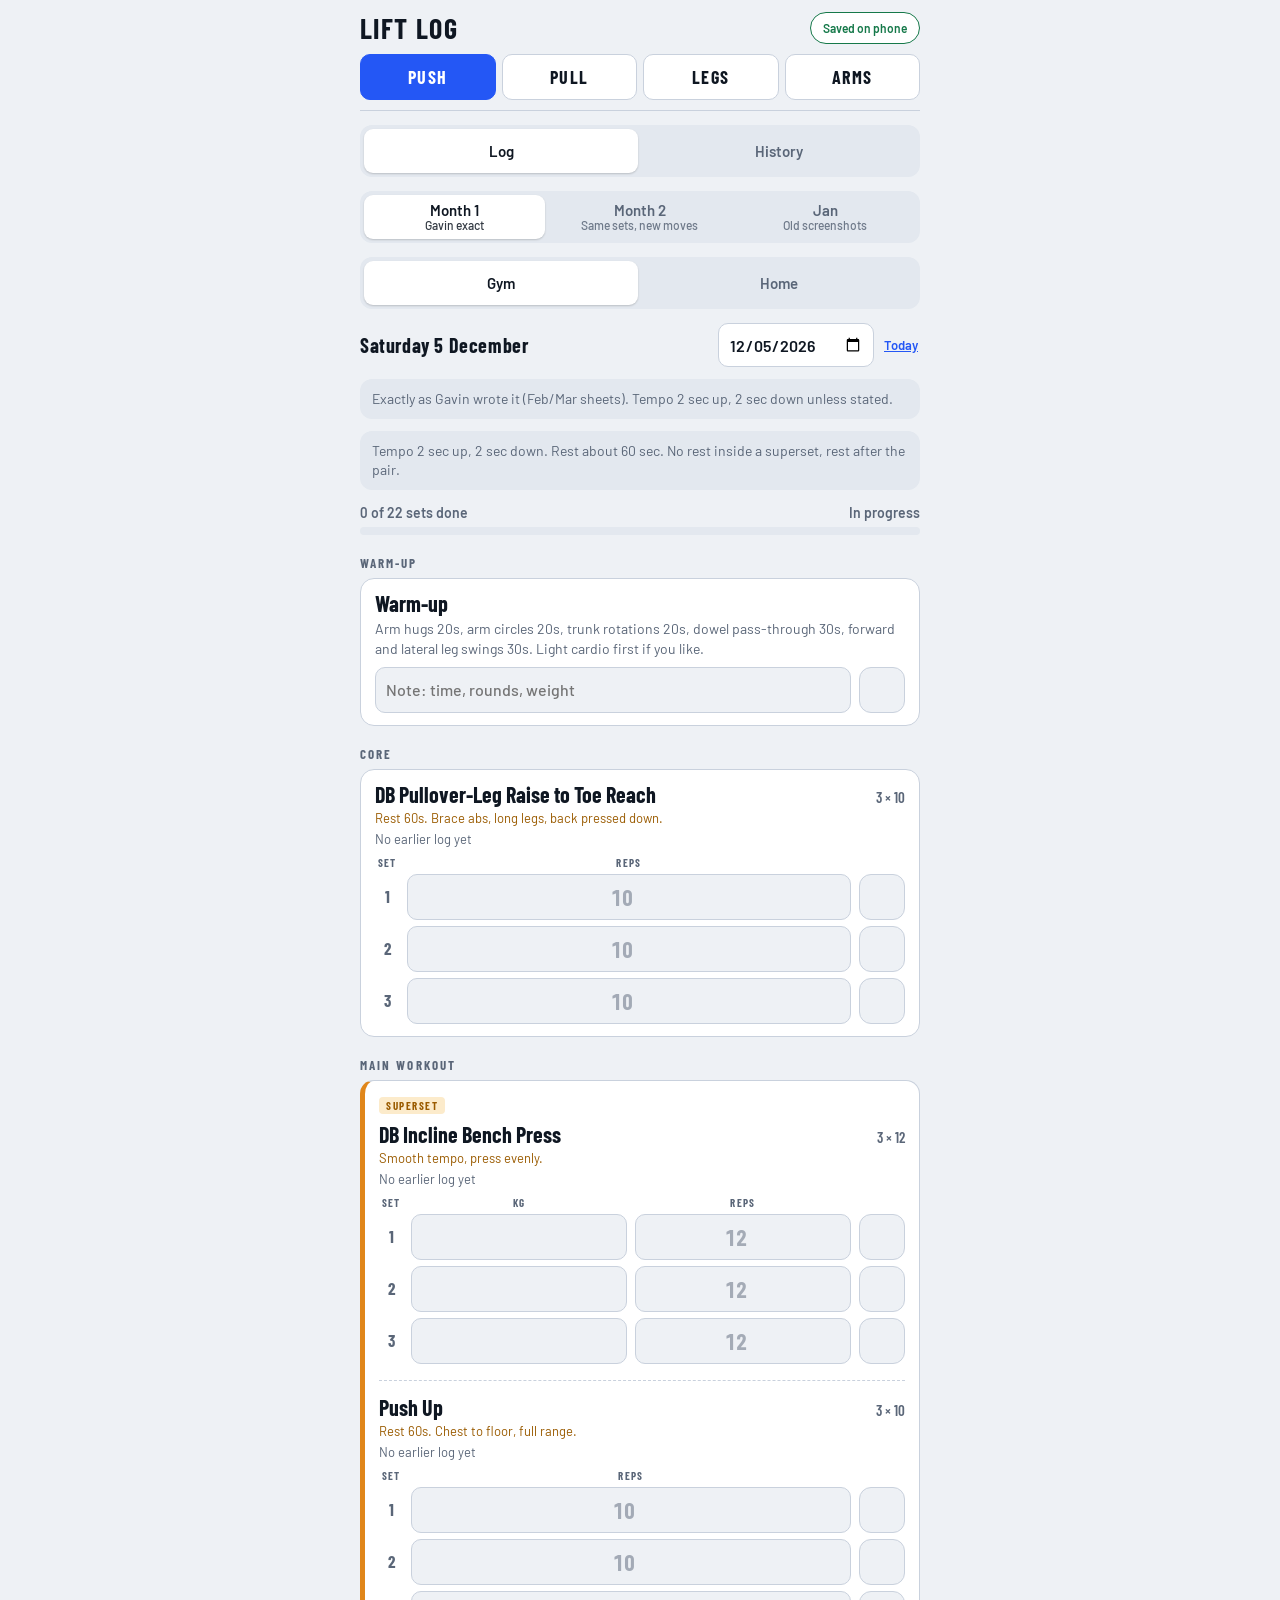
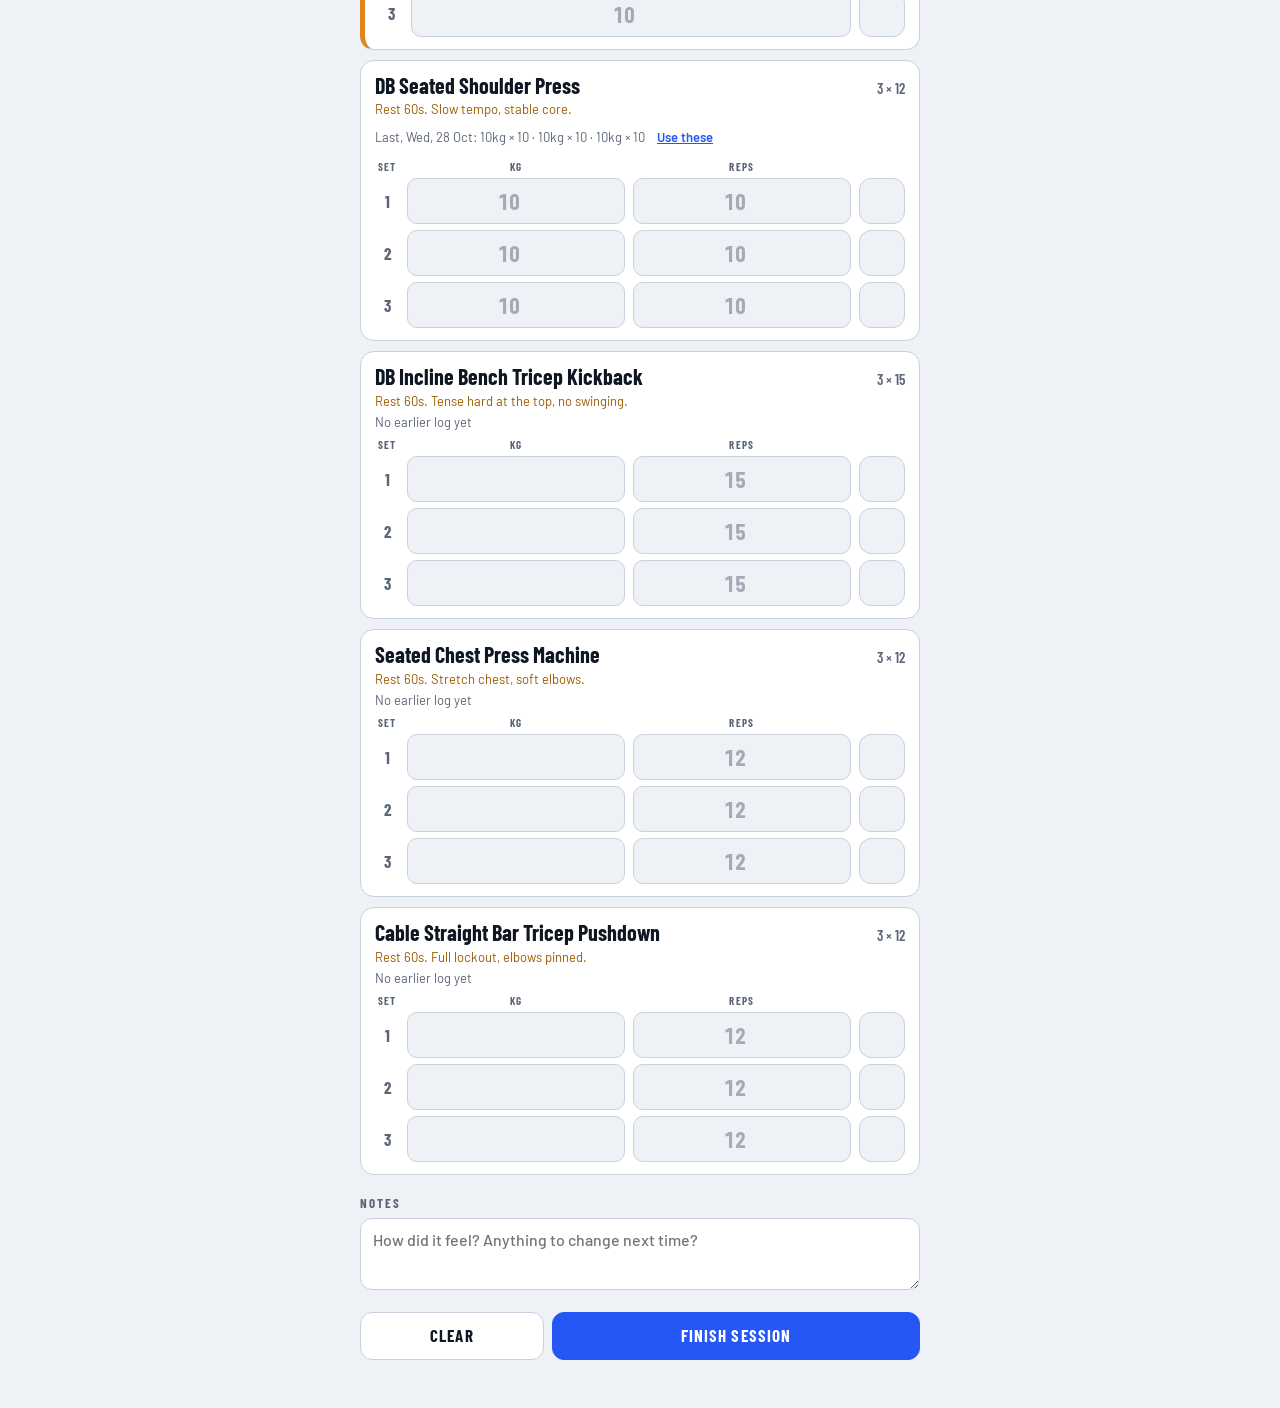
<file: index.html>
<!doctype html>
<html lang="en-GB">
<head>
<meta charset="utf-8">
<meta name="viewport" content="width=device-width, initial-scale=1, viewport-fit=cover">
<title>Lift Log</title>
<meta name="description" content="Four-day gym logger. Works offline, data stays on this phone.">
<meta name="theme-color" content="#EEF1F5" media="(prefers-color-scheme: light)">
<meta name="theme-color" content="#0E1218" media="(prefers-color-scheme: dark)">
<meta name="apple-mobile-web-app-capable" content="yes">
<meta name="mobile-web-app-capable" content="yes">
<meta name="apple-mobile-web-app-status-bar-style" content="default">
<meta name="apple-mobile-web-app-title" content="Lift Log">
<link rel="manifest" href="manifest.webmanifest">
<link rel="icon" type="image/png" sizes="32x32" href="icons/favicon-32.png">
<link rel="icon" type="image/png" sizes="192x192" href="icons/icon-192.png">
<link rel="apple-touch-icon" sizes="180x180" href="icons/apple-touch-icon.png">
<link rel="preload" href="fonts/Barlow-400.woff2" as="font" type="font/woff2" crossorigin>
<link rel="preload" href="fonts/BarlowCondensed-700.woff2" as="font" type="font/woff2" crossorigin>
<link rel="stylesheet" href="styles.css">
</head>
<body>
<div class="wrap" id="app"></div>
<input id="importFile" type="file" accept=".json,application/json" hidden>
<script src="programme.js"></script>
<script src="app.js"></script>
</body>
</html>
</file>
<file: styles.css>
/* Barlow and Barlow Condensed, self-hosted (SIL OFL, see fonts/OFL.txt). Latin subset. */
@font-face{font-family:'Barlow';font-style:normal;font-weight:400;font-display:swap;src:url(fonts/Barlow-400.woff2) format('woff2')}
@font-face{font-family:'Barlow';font-style:normal;font-weight:500;font-display:swap;src:url(fonts/Barlow-500.woff2) format('woff2')}
@font-face{font-family:'Barlow';font-style:normal;font-weight:600;font-display:swap;src:url(fonts/Barlow-600.woff2) format('woff2')}
@font-face{font-family:'Barlow';font-style:normal;font-weight:700;font-display:swap;src:url(fonts/Barlow-700.woff2) format('woff2')}
@font-face{font-family:'Barlow Condensed';font-style:normal;font-weight:600;font-display:swap;src:url(fonts/BarlowCondensed-600.woff2) format('woff2')}
@font-face{font-family:'Barlow Condensed';font-style:normal;font-weight:700;font-display:swap;src:url(fonts/BarlowCondensed-700.woff2) format('woff2')}
/* Layout: one phone-width column. Sticky day tabs, then programme, date, set cards. Steel-blue accent, amber superset bar. */
:root{
  --bg:#EEF1F5; --surface:#FFFFFF; --surface2:#E3E8EF; --line:#C9D1DD;
  --text:#0F1722; --muted:#5A6678;
  --accent:#2457F5; --accent-ink:#FFFFFF;
  --ok:#16794A; --ok-ink:#FFFFFF; --ok-bg:#DDF3E6;
  --warn:#9A5B00; --warn-bg:#FCEBCB; --ss:#E0861A;
  --bad:#B3261E;
}
@media (prefers-color-scheme: dark){
  :root:not([data-theme="light"]){
    --bg:#0E1218; --surface:#171D26; --surface2:#212A36; --line:#2B3544;
    --text:#E9EEF5; --muted:#8E9BB0;
    --accent:#6C8DFF; --accent-ink:#0B1020;
    --ok:#53D08A; --ok-ink:#08210F; --ok-bg:#163527;
    --warn:#F2B04C; --warn-bg:#3A2B10; --ss:#F2B04C;
    --bad:#FF8A80; color-scheme:dark;
  }
}
:root[data-theme="dark"]{
  --bg:#0E1218; --surface:#171D26; --surface2:#212A36; --line:#2B3544;
  --text:#E9EEF5; --muted:#8E9BB0;
  --accent:#6C8DFF; --accent-ink:#0B1020;
  --ok:#53D08A; --ok-ink:#08210F; --ok-bg:#163527;
  --warn:#F2B04C; --warn-bg:#3A2B10; --ss:#F2B04C;
  --bad:#FF8A80; color-scheme:dark;
}
*{box-sizing:border-box}
:root{padding-top:env(safe-area-inset-top,0px);padding-bottom:env(safe-area-inset-bottom,0px);-webkit-text-size-adjust:100%;text-size-adjust:100%;background:var(--bg)}
[hidden]{display:none!important}
body{
  margin:0; -webkit-tap-highlight-color:transparent;
  background:var(--bg); color:var(--text);
  font:16px/1.4 'Barlow',system-ui,-apple-system,'Segoe UI',sans-serif;
  padding-left:max(16px,env(safe-area-inset-left,0px));
  padding-right:max(16px,env(safe-area-inset-right,0px));
  padding-block:0 48px;
}
body::before{content:"";position:fixed;inset:0 0 auto;height:env(safe-area-inset-top,0px);background:var(--bg);z-index:20}
.wrap{max-width:560px;margin:0 auto}
header{position:sticky;top:env(safe-area-inset-top,0px);z-index:15;background:var(--bg);padding:12px 0 10px;border-bottom:1px solid var(--line)}
.top{display:flex;align-items:center;justify-content:space-between;gap:10px}
h1{font:700 28px/1 'Barlow Condensed','Arial Narrow',sans-serif;letter-spacing:.05em;text-transform:uppercase;margin:0}
.pill{font:600 12px/1 'Barlow',sans-serif;padding:8px 12px;min-height:32px;border-radius:999px;border:1px solid var(--line);background:var(--surface);color:var(--muted)}
.pill.ok{color:var(--ok);border-color:var(--ok)}
.pill.err{color:var(--bad);border-color:var(--bad);cursor:pointer}
.tabs{display:grid;grid-template-columns:repeat(4,minmax(0,1fr));gap:6px;margin-top:10px}
.tab{min-height:46px;border-radius:10px;border:1px solid var(--line);background:var(--surface);color:var(--text);font:700 18px/1 'Barlow Condensed','Arial Narrow',sans-serif;letter-spacing:.07em;text-transform:uppercase;cursor:pointer}
.tab[aria-pressed="true"]{background:var(--accent);border-color:var(--accent);color:var(--accent-ink)}
.seg{display:grid;grid-auto-flow:column;grid-auto-columns:1fr;gap:4px;background:var(--surface2);border-radius:12px;padding:4px;margin-top:14px}
.seg button{min-height:44px;border:0;border-radius:9px;background:transparent;color:var(--muted);font:600 15px/1.1 'Barlow',sans-serif;cursor:pointer;padding:4px 8px}
.seg button small{display:block;font-weight:500;font-size:12px;opacity:.85}
.seg button[aria-pressed="true"]{background:var(--surface);color:var(--text);box-shadow:0 1px 2px rgba(0,0,0,.18)}
.dateRow{display:flex;gap:8px;align-items:center;margin-top:14px;flex-wrap:wrap}
.dateRow input[type=date]{min-height:44px;border-radius:10px;border:1.5px solid var(--line);background:var(--surface);color:var(--text);font:600 16px 'Barlow',sans-serif;padding:0 10px}
.dateRow .wd{font:700 20px 'Barlow Condensed',sans-serif;letter-spacing:.03em;flex:1;min-width:0}
.banner{border-radius:12px;padding:10px 12px;margin-top:12px;font-size:14px;background:var(--warn-bg);color:var(--warn)}
.banner.info{background:var(--surface2);color:var(--muted)}
.prog{margin-top:14px}
.prog .t{display:flex;justify-content:space-between;font:600 14px 'Barlow',sans-serif;color:var(--muted);margin-bottom:6px;font-variant-numeric:tabular-nums}
.bar{height:8px;border-radius:99px;background:var(--surface2);overflow:hidden}
.bar i{display:block;height:100%;width:0;background:var(--accent);transition:width .2s}
.bar i.full{background:var(--ok)}
.sec-h{font:700 13px/1 'Barlow Condensed',sans-serif;letter-spacing:.16em;text-transform:uppercase;color:var(--muted);margin:22px 0 8px}
.blk{background:var(--surface);border:1px solid var(--line);border-radius:14px;padding:12px 14px;margin-bottom:10px}
.blk.ss{border-left:5px solid var(--ss)}
.ss-tag{display:inline-block;font:700 11px/1 'Barlow Condensed',sans-serif;letter-spacing:.14em;color:var(--warn);background:var(--warn-bg);border-radius:4px;padding:3px 7px;margin-bottom:8px}
.ex + .ex{margin-top:16px;padding-top:14px;border-top:1px dashed var(--line)}
.ex-h{display:flex;align-items:baseline;justify-content:space-between;gap:10px}
.ex-name{font:700 22px/1.12 'Barlow Condensed','Arial Narrow',sans-serif;min-width:0}
.target{font:600 15px/1 'Barlow Condensed',sans-serif;color:var(--muted);white-space:nowrap}
.est{font:700 10px/1 'Barlow',sans-serif;letter-spacing:.1em;color:var(--warn);background:var(--warn-bg);border-radius:4px;padding:3px 6px;margin-left:8px;vertical-align:middle}
.cue{font-size:13px;color:var(--warn);margin-top:3px}
.last{font-size:13px;color:var(--muted);margin-top:3px;display:flex;flex-wrap:wrap;gap:2px 10px;align-items:center}
.link{background:none;border:0;color:var(--accent);font:600 13px 'Barlow',sans-serif;padding:6px 2px;min-height:32px;text-decoration:underline;cursor:pointer}
.sets{margin-top:8px;display:grid;gap:6px}
.row{display:grid;grid-template-columns:24px minmax(0,1fr) minmax(0,1fr) 46px;gap:8px;align-items:center}
.row.bw{grid-template-columns:24px minmax(0,1fr) 46px}
.row.hd span{font:700 11px/1 'Barlow Condensed',sans-serif;letter-spacing:.12em;color:var(--muted);text-align:center;text-transform:uppercase}
.row .n{font:700 17px/1 'Barlow Condensed',sans-serif;color:var(--muted);text-align:center}
input.num{width:100%;min-height:46px;border-radius:10px;border:1.5px solid var(--line);background:var(--bg);color:var(--text);font:700 22px/1 'Barlow Condensed','Arial Narrow',sans-serif;text-align:center;font-variant-numeric:tabular-nums;padding:0 6px}
input.num::placeholder{color:var(--muted);opacity:.5}
input:focus-visible,textarea:focus-visible,button:focus-visible{outline:2px solid var(--accent);outline-offset:2px}
.row.done input.num{border-color:var(--ok)}
.chk{width:46px;height:46px;border-radius:12px;border:1.5px solid var(--line);background:var(--bg);color:transparent;display:grid;place-items:center;cursor:pointer;padding:0}
.chk[aria-pressed="true"]{background:var(--ok);border-color:var(--ok);color:var(--ok-ink)}
.chk svg{width:22px;height:22px}
.infoText{font-size:14px;color:var(--muted);margin-top:4px}
.infoRow{display:grid;grid-template-columns:minmax(0,1fr) 46px;gap:8px;margin-top:8px;align-items:center}
.infoRow input{min-height:46px;border-radius:10px;border:1.5px solid var(--line);background:var(--bg);color:var(--text);font:500 16px 'Barlow',sans-serif;padding:0 10px;width:100%}
textarea{width:100%;min-height:72px;border-radius:12px;border:1.5px solid var(--line);background:var(--surface);color:var(--text);font:500 16px/1.4 'Barlow',sans-serif;padding:10px 12px;resize:vertical}
.actions{display:grid;grid-template-columns:1fr 2fr;gap:8px;margin-top:16px}
.btn{min-height:48px;border-radius:12px;border:1.5px solid var(--line);background:var(--surface);color:var(--text);font:700 17px/1 'Barlow Condensed',sans-serif;letter-spacing:.06em;text-transform:uppercase;cursor:pointer;padding:0 14px}
.btn.primary{background:var(--accent);border-color:var(--accent);color:var(--accent-ink)}
.btn.done{background:var(--ok);border-color:var(--ok);color:var(--ok-ink)}
.btn.danger{border-color:var(--bad);color:var(--bad)}
.hcard{background:var(--surface);border:1px solid var(--line);border-radius:14px;margin-bottom:10px;overflow:hidden}
.hcard summary{list-style:none;cursor:pointer;padding:12px 14px;display:flex;justify-content:space-between;gap:10px;align-items:center;min-height:56px}
.hcard summary::-webkit-details-marker{display:none}
.hcard .hn{font:700 20px/1.1 'Barlow Condensed',sans-serif}
.hcard .hs{font-size:13px;color:var(--muted)}
.st{font:700 11px/1 'Barlow',sans-serif;letter-spacing:.08em;text-transform:uppercase;padding:5px 8px;border-radius:6px;background:var(--surface2);color:var(--muted);white-space:nowrap}
.st.done{background:var(--ok-bg);color:var(--ok)}
.hbody{padding:0 14px 14px;border-top:1px solid var(--line)}
.hex{margin-top:10px}
.hex b{font:700 17px 'Barlow Condensed',sans-serif}
.hex div{font-size:14px;color:var(--muted);font-variant-numeric:tabular-nums}
.hact{display:flex;gap:8px;margin-top:12px}
.hact .btn{min-height:44px;font-size:15px;flex:1}
.empty{text-align:center;color:var(--muted);padding:40px 12px}
.copybox{margin-top:10px}
@media (prefers-reduced-motion: reduce){.bar i{transition:none}}
</file>
